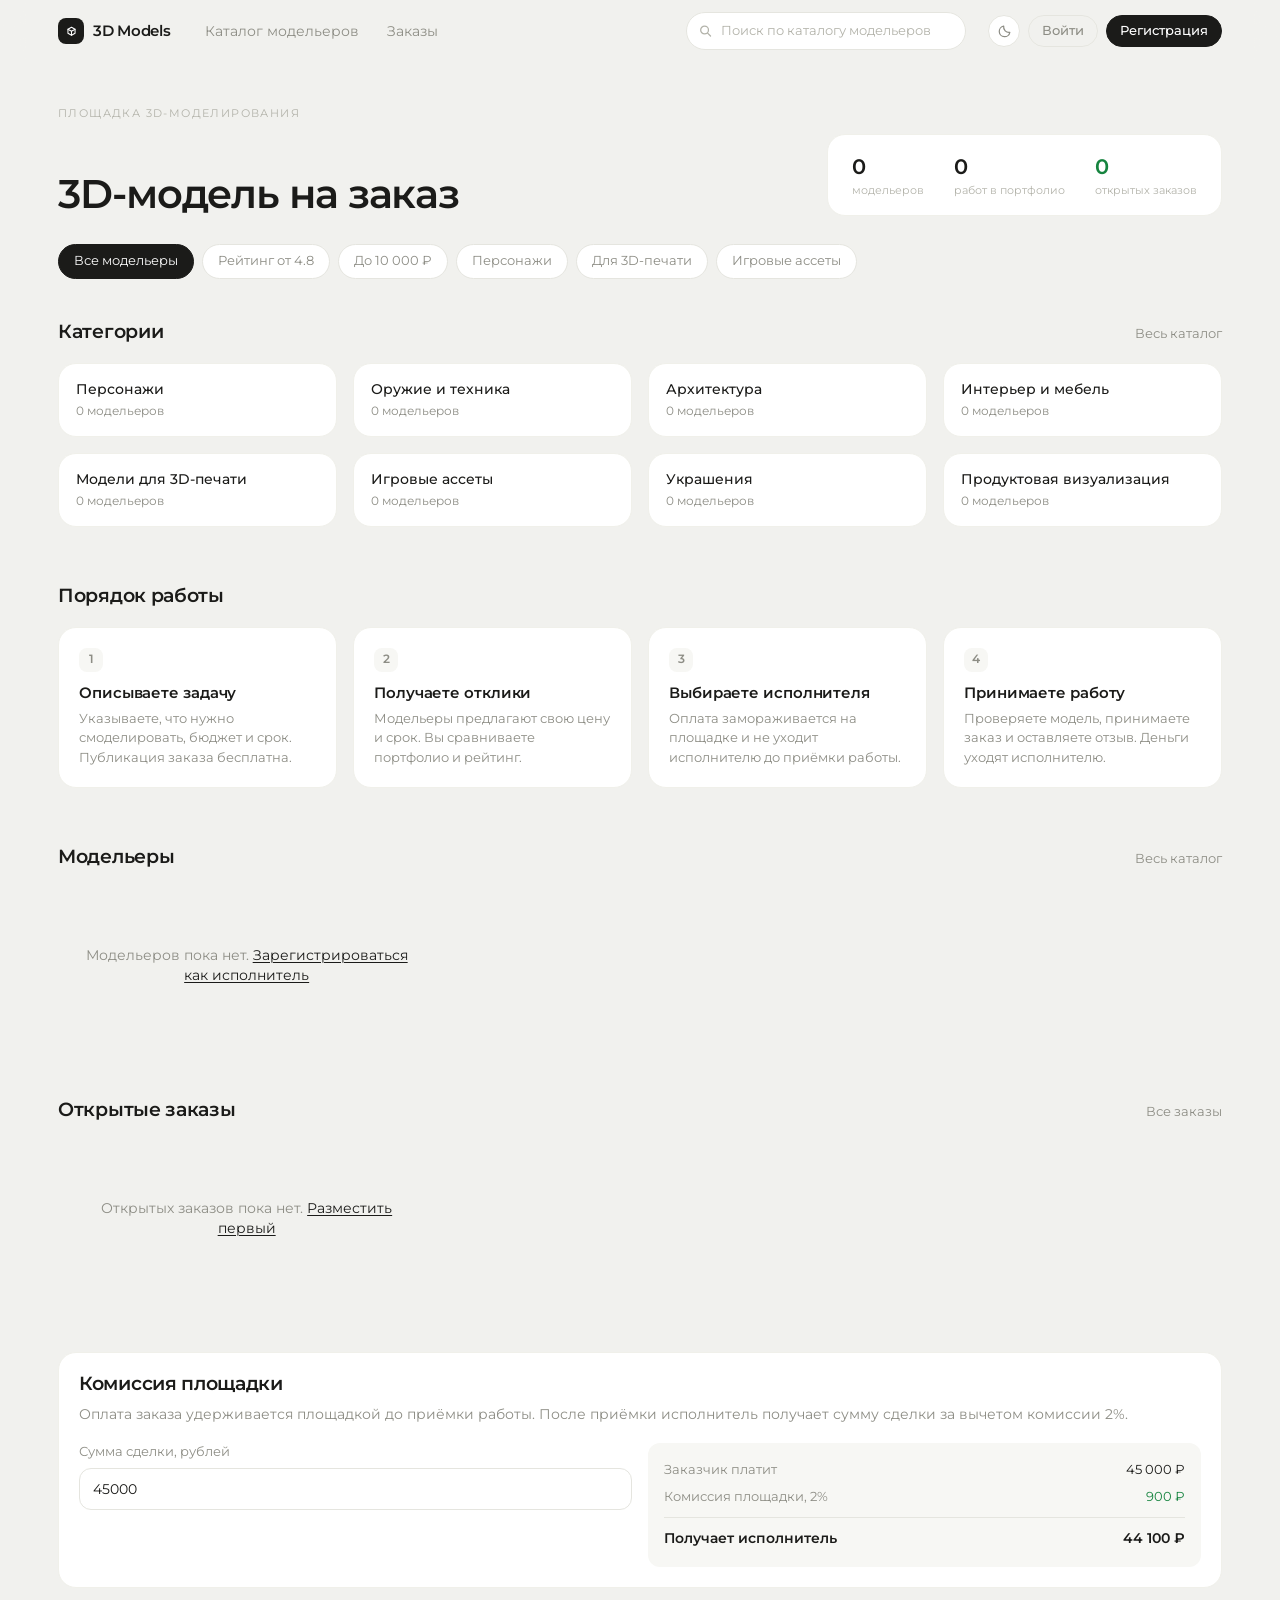
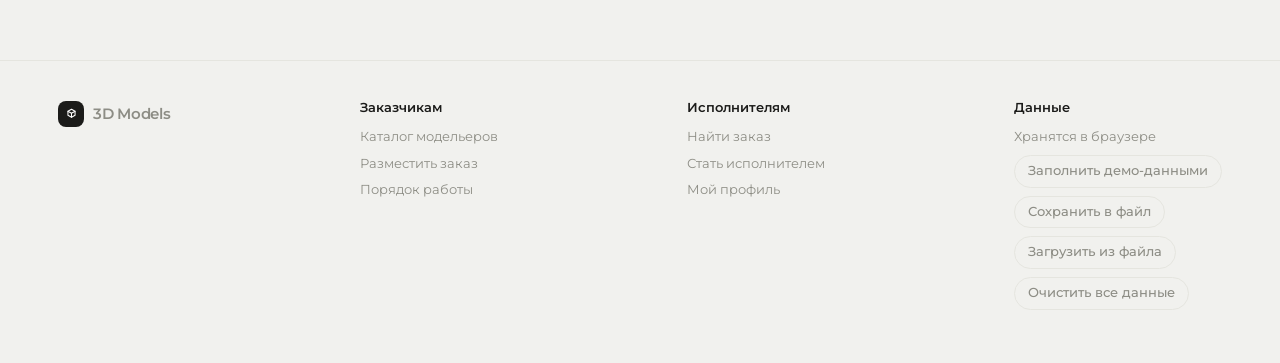
<file: index.html>
<!DOCTYPE html>
<html lang="ru">
<head>
  <meta charset="utf-8">
  <meta name="viewport" content="width=device-width, initial-scale=1">
  <title>3D Models — заказ 3D-моделей у фрилансеров</title>
  <meta name="description" content="Площадка для заказа 3D-моделей у фрилансеров. Каталог модельеров, размещение заказов, безопасная сделка.">
  <link rel="icon" type="image/svg+xml" href="assets/favicon.svg">
  <script>var savedTheme = localStorage.getItem('hub3d_theme'); if (savedTheme) document.documentElement.dataset.theme = savedTheme;</script>
  <link rel="stylesheet" href="https://fonts.googleapis.com/css2?family=Montserrat:wght@400;500;600;700&display=swap">
  <link rel="stylesheet" href="css/style.css">
</head>
<body>
<div id="header"></div>
<main>
  <section class="hero">
    <div class="container">
      <div class="eyebrow">Площадка 3D-моделирования</div>
      <div class="hero-top">
        <h1>3D-модель на заказ</h1>
        <div class="hero-stats" id="heroStats"></div>
      </div>
      <div class="pills">
        <a class="pill is-active" href="pages/catalog.html">Все модельеры</a>
        <a class="pill" href="pages/catalog.html?rating=4.8">Рейтинг от 4.8</a>
        <a class="pill" href="pages/catalog.html?price=10000">До 10 000 ₽</a>
        <a class="pill" href="pages/catalog.html?cat=c1">Персонажи</a>
        <a class="pill" href="pages/catalog.html?cat=c5">Для 3D-печати</a>
        <a class="pill" href="pages/catalog.html?cat=c6">Игровые ассеты</a>
      </div>
    </div>
  </section>
  <div class="container">
    <section class="section">
      <div class="section-head">
        <h2>Категории</h2>
        <a class="small muted" href="pages/catalog.html">Весь каталог</a>
      </div>
      <div class="grid grid-4" id="categories"></div>
    </section>
    <section class="section" id="how">
      <div class="section-head">
        <h2>Порядок работы</h2>
      </div>
      <div class="grid grid-4">
        <div class="card how-step">
          <div class="how-num">1</div>
          <h3>Описываете задачу</h3>
          <div class="muted small">Указываете, что нужно смоделировать, бюджет и срок. Публикация заказа бесплатна.</div>
        </div>
        <div class="card how-step">
          <div class="how-num">2</div>
          <h3>Получаете отклики</h3>
          <div class="muted small">Модельеры предлагают свою цену и срок. Вы сравниваете портфолио и рейтинг.</div>
        </div>
        <div class="card how-step">
          <div class="how-num">3</div>
          <h3>Выбираете исполнителя</h3>
          <div class="muted small">Оплата замораживается на площадке и не уходит исполнителю до приёмки работы.</div>
        </div>
        <div class="card how-step">
          <div class="how-num">4</div>
          <h3>Принимаете работу</h3>
          <div class="muted small">Проверяете модель, принимаете заказ и оставляете отзыв. Деньги уходят исполнителю.</div>
        </div>
      </div>
    </section>
    <section class="section">
      <div class="section-head">
        <h2>Модельеры</h2>
        <a class="small muted" href="pages/catalog.html">Весь каталог</a>
      </div>
      <div class="grid grid-3" id="topModelers"></div>
    </section>
    <section class="section">
      <div class="section-head">
        <h2>Открытые заказы</h2>
        <a class="small muted" href="pages/orders.html">Все заказы</a>
      </div>
      <div class="grid grid-3" id="openOrders"></div>
    </section>
    <section class="section">
      <div class="card">
        <h2>Комиссия площадки</h2>
        <p class="muted">
          Оплата заказа удерживается площадкой до приёмки работы. После приёмки
          исполнитель получает сумму сделки за вычетом комиссии <span id="commRate"></span>.
        </p>
        <div class="grid grid-2 mt-2">
          <div class="field mb-0"><label for="commTotal">Сумма сделки, рублей</label><input class="input" id="commTotal" type="number" value="45000" min="0" step="500"></div>
          <div class="money-box" id="commResult"></div>
        </div>
      </div>
    </section>
  </div>
</main>
<div id="footer"></div>
<script src="js/data.js"></script>
<script src="js/demo.js"></script>
<script src="js/common.js"></script>
<script src="js/pages/home.js"></script>
</body>
</html>
</file>
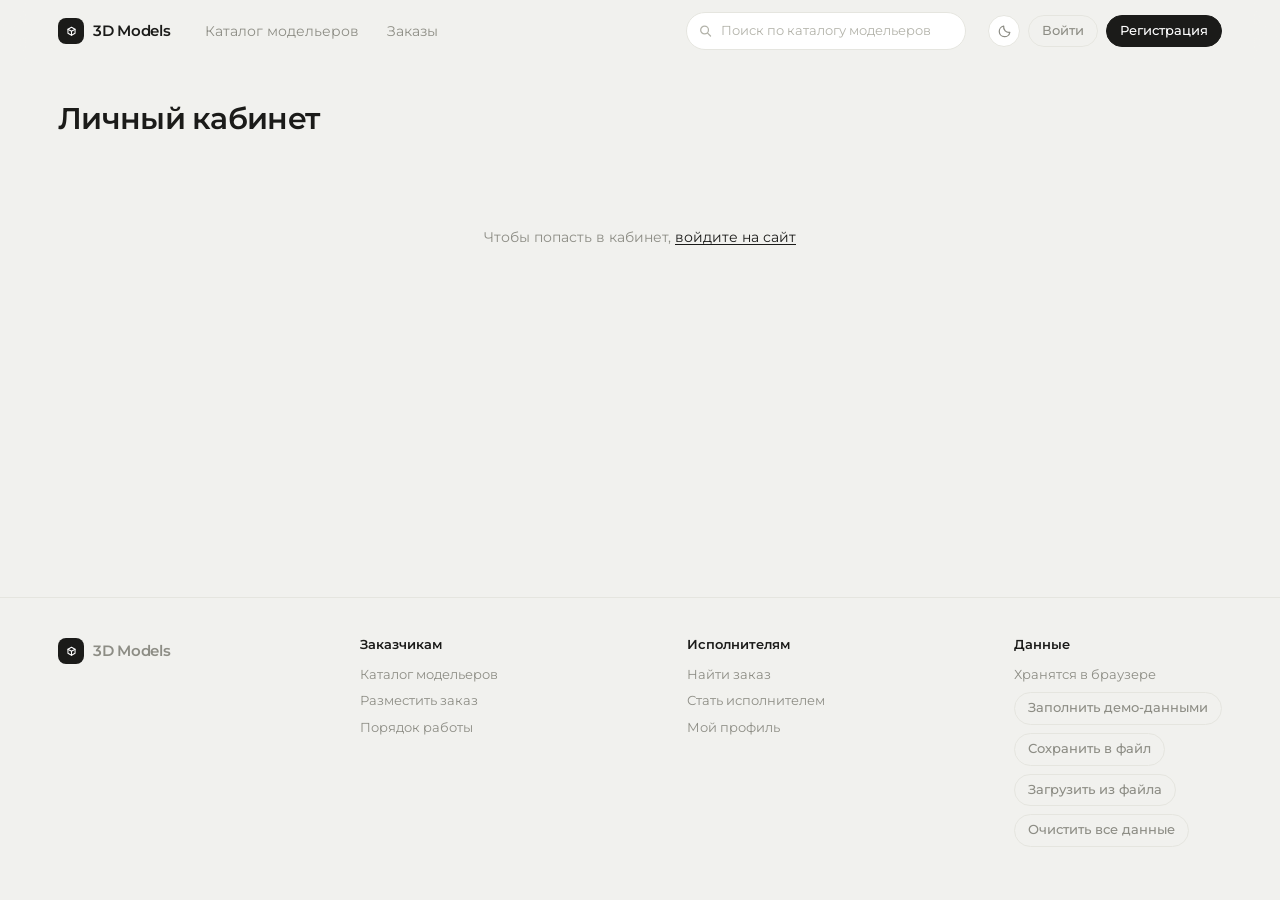
<file: pages/account.html>
<!DOCTYPE html>
<html lang="ru">
<head>
  <meta charset="utf-8">
  <meta name="viewport" content="width=device-width, initial-scale=1">
  <title>Личный кабинет — 3D Models</title>
  <meta name="description" content="Управление профилем, заказами и отзывами в личном кабинете 3D Models.">
  <meta name="robots" content="noindex">
  <link rel="icon" type="image/svg+xml" href="../assets/favicon.svg">
  <script>var savedTheme = localStorage.getItem('hub3d_theme'); if (savedTheme) document.documentElement.dataset.theme = savedTheme;</script>
  <link rel="stylesheet" href="https://fonts.googleapis.com/css2?family=Montserrat:wght@400;500;600;700&display=swap">
  <link rel="stylesheet" href="../css/style.css">
</head>
<body>
<div id="header"></div>
<main>
  <div class="container">
    <div id="accountPage"></div>
  </div>
</main>
<div id="footer"></div>
<script src="../js/data.js"></script>
<script src="../js/demo.js"></script>
<script src="../js/common.js"></script>
<script src="../js/pages/account.js"></script>
</body>
</html>
</file>
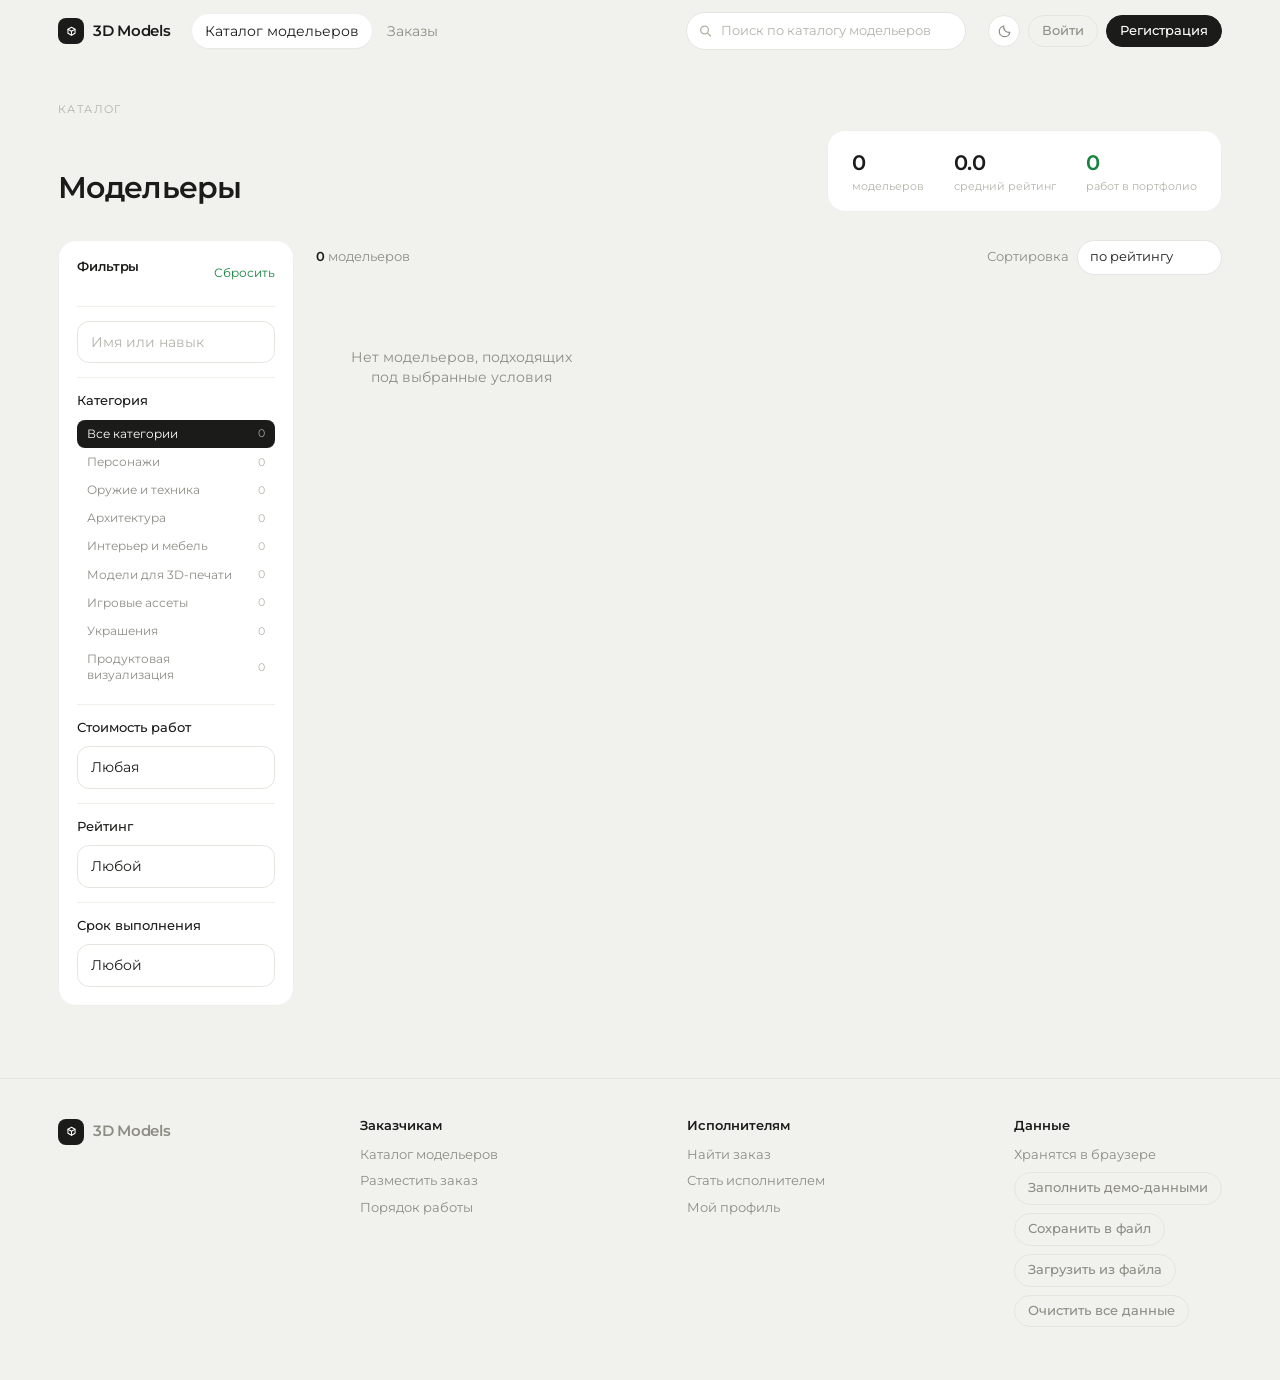
<file: pages/catalog.html>
<!DOCTYPE html>
<html lang="ru">
<head>
  <meta charset="utf-8">
  <meta name="viewport" content="width=device-width, initial-scale=1">
  <title>Каталог модельеров — 3D Models</title>
  <meta name="description" content="Каталог проверенных 3D-моделеров: персонажи, архитектура, игровые ассеты, модели для 3D-печати. Рейтинг, отзывы, портфолио.">
  <link rel="icon" type="image/svg+xml" href="../assets/favicon.svg">
  <script>var savedTheme = localStorage.getItem('hub3d_theme'); if (savedTheme) document.documentElement.dataset.theme = savedTheme;</script>
  <link rel="stylesheet" href="https://fonts.googleapis.com/css2?family=Montserrat:wght@400;500;600;700&display=swap">
  <link rel="stylesheet" href="../css/style.css">
</head>
<body>
<div id="header"></div>
<main>
  <div class="container">
    <div class="page-head">
      <div class="eyebrow">Каталог</div>
      <div class="hero-top">
        <h1>Модельеры</h1>
        <div class="hero-stats" id="catStats"></div>
      </div>
    </div>
    <div class="with-sidebar">
      <aside class="card filter-panel">
        <div class="row-between mb-2">
          <h3 class="mb-0">Фильтры</h3>
          <button class="btn-reset" id="fReset">Сбросить</button>
        </div>
        <div class="filter-group">
          <input class="input" id="fSearch" placeholder="Имя или навык">
        </div>
        <div class="filter-group">
          <div class="t">Категория</div>
          <ul class="cat-list" id="catList"></ul>
        </div>
        <div class="filter-group">
          <div class="t">Стоимость работ</div>
          <select class="select" id="fPrice">
            <option value="">Любая</option>
            <option value="5000">до 5 000 ₽</option>
            <option value="10000">до 10 000 ₽</option>
            <option value="15000">до 15 000 ₽</option>
            <option value="20000">до 20 000 ₽</option>
          </select>
        </div>
        <div class="filter-group">
          <div class="t">Рейтинг</div>
          <select class="select" id="fRating">
            <option value="">Любой</option>
            <option value="4">от 4.0</option>
            <option value="4.5">от 4.5</option>
            <option value="4.8">от 4.8</option>
          </select>
        </div>
        <div class="filter-group">
          <div class="t">Срок выполнения</div>
          <select class="select" id="fDays">
            <option value="">Любой</option>
            <option value="5">до 5 дней</option>
            <option value="7">до 7 дней</option>
            <option value="14">до 14 дней</option>
          </select>
        </div>
      </aside>
      <div>
        <div class="list-bar">
          <div class="count" id="foundCount"></div>
          <div class="sort-box">
            <span>Сортировка</span>
            <select class="select" id="fSort">
              <option value="rating">по рейтингу</option>
              <option value="orders">по числу заказов</option>
              <option value="price_asc">сначала дешевле</option>
              <option value="price_desc">сначала дороже</option>
            </select>
          </div>
        </div>
        <div class="grid grid-3" id="modelersList"></div>
      </div>
    </div>
  </div>
</main>
<div id="footer"></div>
<script src="../js/data.js"></script>
<script src="../js/demo.js"></script>
<script src="../js/common.js"></script>
<script src="../js/pages/catalog.js"></script>
</body>
</html>
</file>
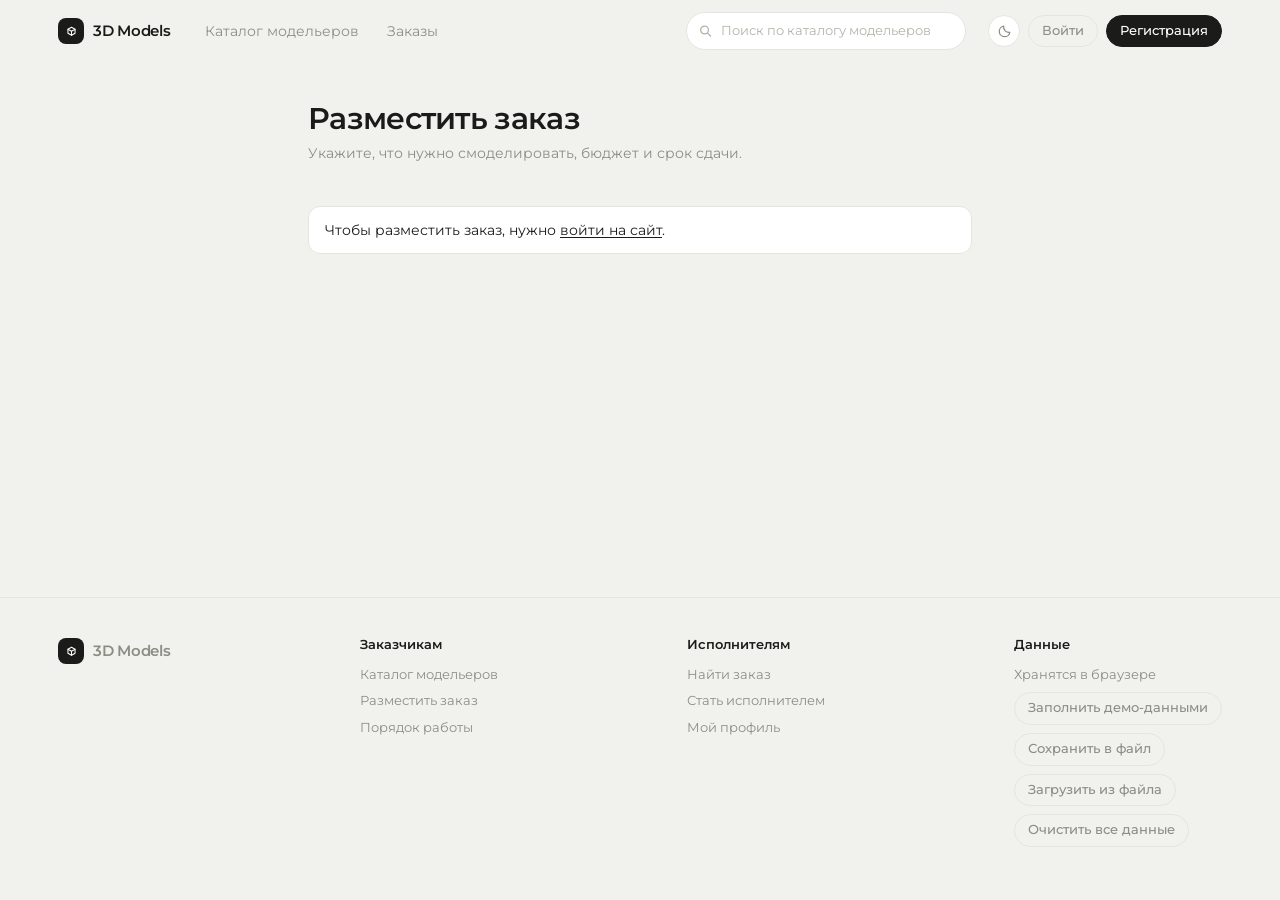
<file: pages/create-order.html>
<!DOCTYPE html>
<html lang="ru">
<head>
  <meta charset="utf-8">
  <meta name="viewport" content="width=device-width, initial-scale=1">
  <title>Новый заказ — 3D Models</title>
  <meta name="robots" content="noindex">
  <link rel="icon" type="image/svg+xml" href="../assets/favicon.svg">
  <script>var savedTheme = localStorage.getItem('hub3d_theme'); if (savedTheme) document.documentElement.dataset.theme = savedTheme;</script>
  <link rel="stylesheet" href="https://fonts.googleapis.com/css2?family=Montserrat:wght@400;500;600;700&display=swap">
  <link rel="stylesheet" href="../css/style.css">
</head>
<body>
<div id="header"></div>
<main>
  <div class="container" style="max-width:720px">
    <div class="page-head">
      <h1>Разместить заказ</h1>
      <p class="muted">Укажите, что нужно смоделировать, бюджет и срок сдачи.</p>
    </div>
    <div id="notice"></div>
    <form class="card" id="orderForm">
      <div class="field"><label for="fTitle">Название заказа</label><input class="input" id="fTitle" maxlength="90" placeholder="Например: комплект миниатюр для настольной игры"></div>
      <div class="field"><label for="fCategory">Категория</label><select class="select" id="fCategory"></select></div>
      <div class="field"><label for="fDescription">Описание задачи</label><textarea class="textarea" id="fDescription" placeholder="Что нужно смоделировать, в каком стиле, какие форматы файлов нужны, есть ли референсы"></textarea></div>
      <div class="grid grid-2">
        <div class="field"><label for="fBudget">Бюджет, рублей</label><input class="input" id="fBudget" type="number" min="500" step="500" placeholder="45000"></div>
        <div class="field"><label for="fDeadline">Срок сдачи</label><input class="input" id="fDeadline" type="date"></div>
      </div>
      <div id="invitedBox"></div>
      <div class="money-box mb-2" id="commissionPreview"></div>
      <div id="formError"></div>
      <button class="btn btn-primary btn-lg btn-block" type="submit">Опубликовать заказ</button>
    </form>
  </div>
</main>
<div id="footer"></div>
<script src="../js/data.js"></script>
<script src="../js/demo.js"></script>
<script src="../js/common.js"></script>
<script src="../js/pages/create-order.js"></script>
</body>
</html>
</file>
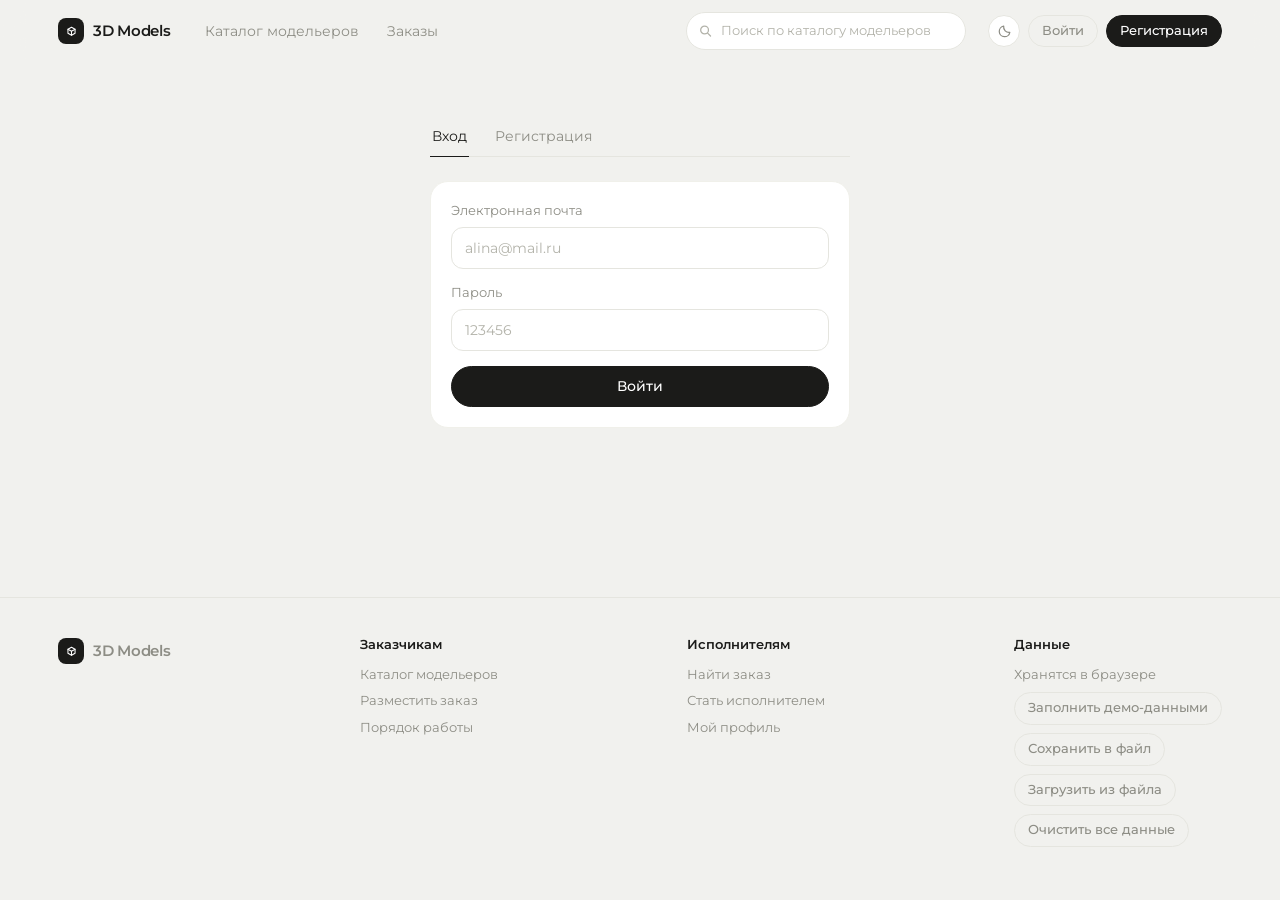
<file: pages/login.html>
<!DOCTYPE html>
<html lang="ru">
<head>
  <meta charset="utf-8">
  <meta name="viewport" content="width=device-width, initial-scale=1">
  <title>Вход и регистрация — 3D Models</title>
  <meta name="description" content="Войдите или зарегистрируйтесь на площадке 3D Models для размещения заказов и откликов.">
  <meta name="robots" content="noindex">
  <link rel="icon" type="image/svg+xml" href="../assets/favicon.svg">
  <script>var savedTheme = localStorage.getItem('hub3d_theme'); if (savedTheme) document.documentElement.dataset.theme = savedTheme;</script>
  <link rel="stylesheet" href="https://fonts.googleapis.com/css2?family=Montserrat:wght@400;500;600;700&display=swap">
  <link rel="stylesheet" href="../css/style.css">
</head>
<body>
<div id="header"></div>
<main>
  <div class="container">
    <div class="auth-wrap">
      <div class="tabs">
        <button class="tab is-active" data-tab="login">Вход</button>
        <button class="tab" data-tab="register">Регистрация</button>
      </div>
      <form class="card" id="loginForm">
        <div class="field"><label for="liEmail">Электронная почта</label><input class="input" id="liEmail" type="email" placeholder="alina@mail.ru"></div>
        <div class="field"><label for="liPassword">Пароль</label><input class="input" id="liPassword" type="password" placeholder="123456"></div>
        <div id="loginError"></div>
        <button class="btn btn-primary btn-block" type="submit">Войти</button>
      </form>
      <div id="quickLogin"></div>
      <form class="card" id="registerForm" hidden>
        <div class="field"><label for="rgName">Имя и фамилия</label><input class="input" id="rgName" placeholder="Иван Петров"></div>
        <div class="field"><label for="rgEmail">Электронная почта</label><input class="input" id="rgEmail" type="email" placeholder="ivan@mail.ru"></div>
        <div class="field"><label for="rgPassword">Пароль</label><input class="input" id="rgPassword" type="password" placeholder="не короче 4 символов"></div>
        <div class="field"><label for="rgCity">Город</label><input class="input" id="rgCity" placeholder="Казань"></div>
        <div class="field"><label>Кто вы на площадке</label><div class="row"><label class="btn btn-ghost" style="flex:1"><input type="radio" name="role" value="customer" checked> Заказчик</label><label class="btn btn-ghost" style="flex:1"><input type="radio" name="role" value="modeler"> Модельер</label></div>
        </div>
        <div id="modelerFields" hidden>
          <div class="field"><label for="rgCategory">Основная категория работ</label><select class="select" id="rgCategory"></select></div>
          <div class="field"><label for="rgPrice">Минимальная стоимость работы, рублей</label><input class="input" id="rgPrice" type="number" min="500" step="500" value="5000"></div>
        </div>
        <div id="registerError"></div>
        <button class="btn btn-primary btn-block" type="submit">Зарегистрироваться</button>
      </form>
    </div>
  </div>
</main>
<div id="footer"></div>
<script src="../js/data.js"></script>
<script src="../js/demo.js"></script>
<script src="../js/common.js"></script>
<script src="../js/pages/login.js"></script>
</body>
</html>
</file>
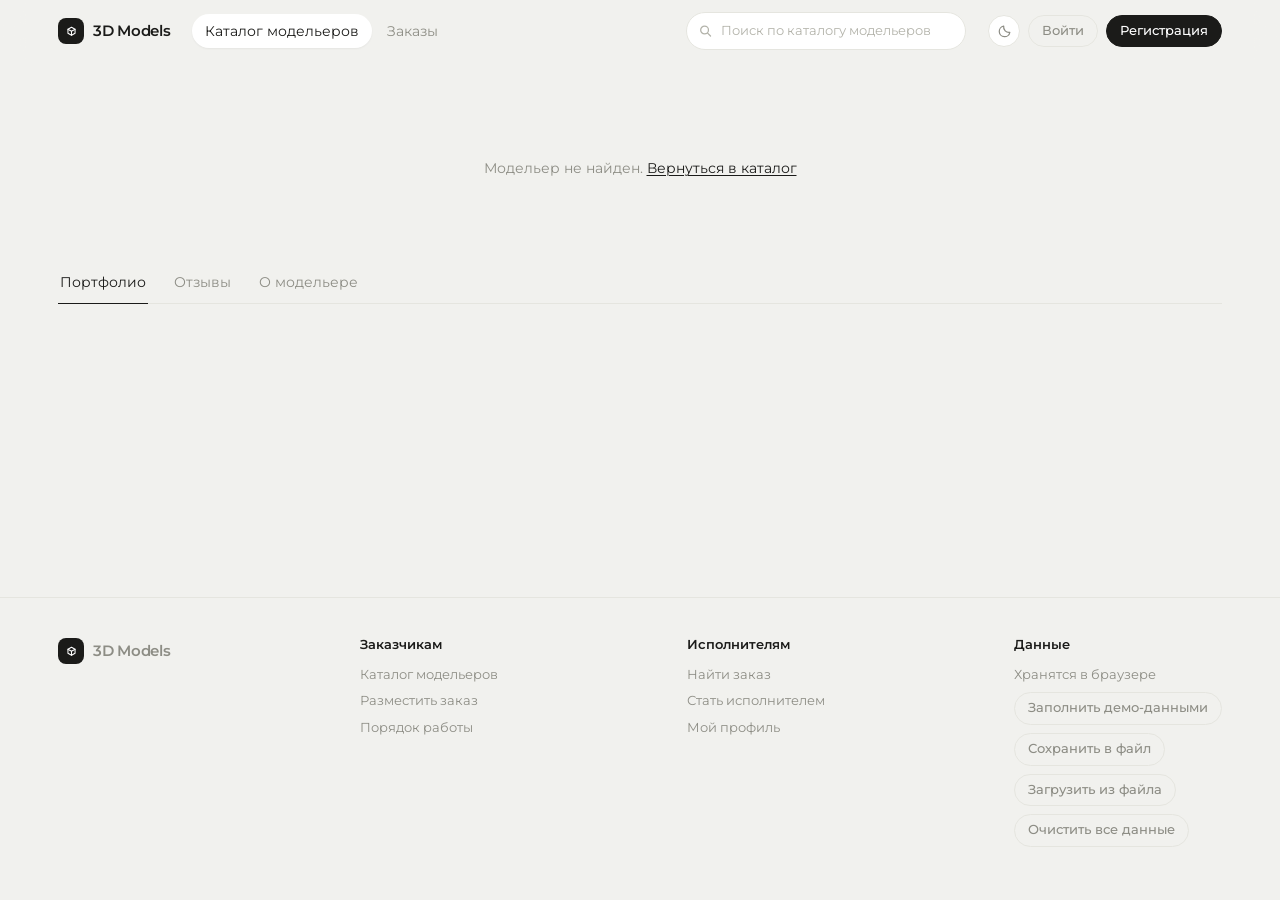
<file: pages/modeler.html>
<!DOCTYPE html>
<html lang="ru">
<head>
  <meta charset="utf-8">
  <meta name="viewport" content="width=device-width, initial-scale=1">
  <title>Профиль модельера — 3D Models</title>
  <meta name="description" content="Портфолио, отзывы и условия работы 3D-моделера. Закажите модель напрямую.">
  <link rel="icon" type="image/svg+xml" href="../assets/favicon.svg">
  <script>var savedTheme = localStorage.getItem('hub3d_theme'); if (savedTheme) document.documentElement.dataset.theme = savedTheme;</script>
  <link rel="stylesheet" href="https://fonts.googleapis.com/css2?family=Montserrat:wght@400;500;600;700&display=swap">
  <link rel="stylesheet" href="../css/style.css">
</head>
<body>
<div id="header"></div>
<main>
  <div class="container">
    <div class="page-head" id="profileHead"></div>
    <div class="tabs" id="profileTabs">
      <button class="tab is-active" data-tab="works">Портфолио</button>
      <button class="tab" data-tab="reviews">Отзывы</button>
      <button class="tab" data-tab="about">О модельере</button>
    </div>
    <div id="tabWorks"></div>
    <div id="tabReviews" hidden></div>
    <div id="tabAbout" hidden></div>
  </div>
</main>
<div id="footer"></div>
<script src="../js/data.js"></script>
<script src="../js/demo.js"></script>
<script src="../js/common.js"></script>
<script src="../js/pages/modeler.js"></script>
</body>
</html>
</file>
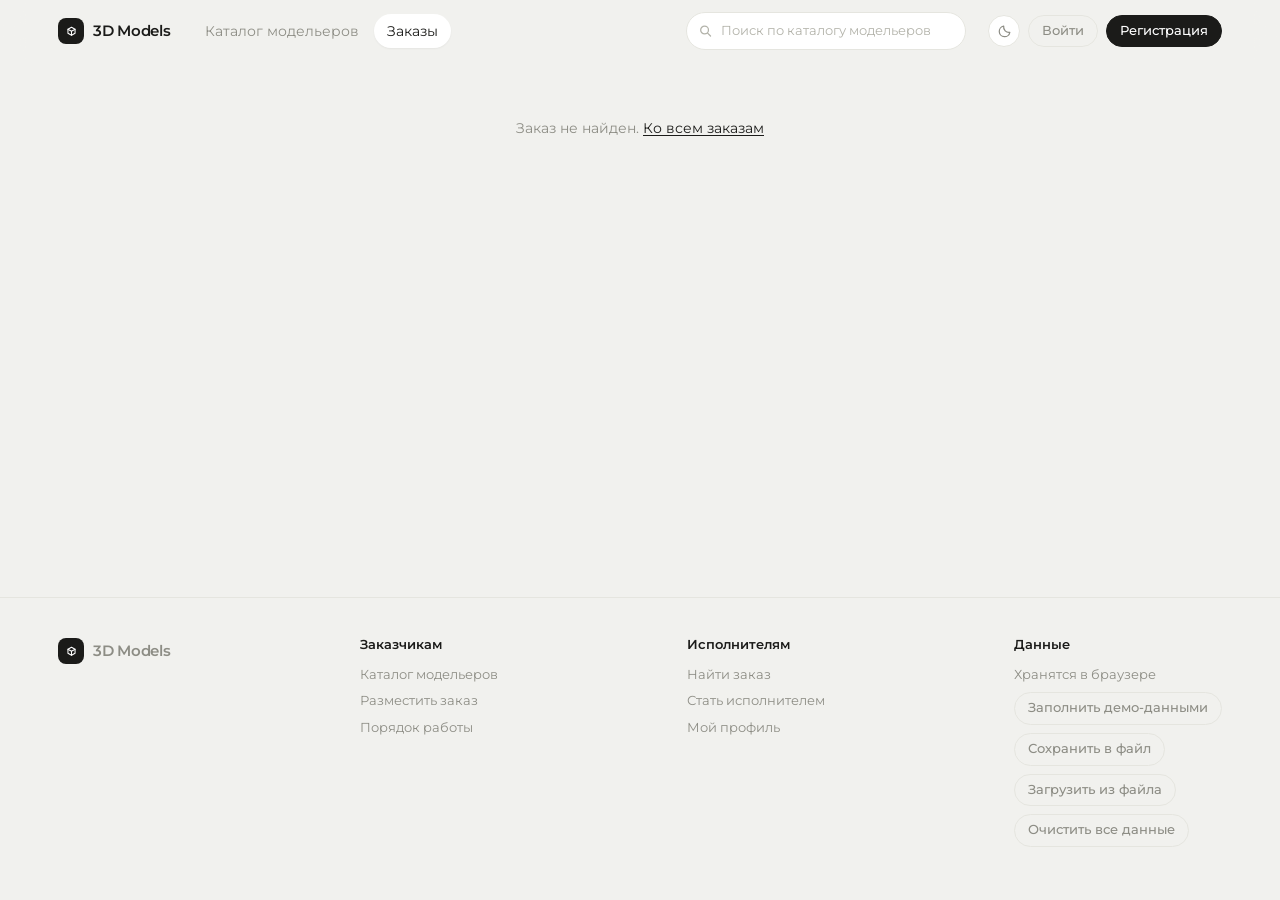
<file: pages/order.html>
<!DOCTYPE html>
<html lang="ru">
<head>
  <meta charset="utf-8">
  <meta name="viewport" content="width=device-width, initial-scale=1">
  <title>Заказ — 3D Models</title>
  <meta name="description" content="Разместите заказ на создание 3D-модели: укажите задачу, бюджет и срок.">
  <meta name="description" content="Подробности заказа на создание 3D-модели: описание, бюджет, отклики исполнителей.">
  <link rel="icon" type="image/svg+xml" href="../assets/favicon.svg">
  <script>var savedTheme = localStorage.getItem('hub3d_theme'); if (savedTheme) document.documentElement.dataset.theme = savedTheme;</script>
  <link rel="stylesheet" href="https://fonts.googleapis.com/css2?family=Montserrat:wght@400;500;600;700&display=swap">
  <link rel="stylesheet" href="../css/style.css">
</head>
<body>
<div id="header"></div>
<main>
  <div class="container">
    <div id="orderPage"></div>
  </div>
</main>
<div id="footer"></div>
<script src="../js/data.js"></script>
<script src="../js/demo.js"></script>
<script src="../js/common.js"></script>
<script src="../js/pages/order.js"></script>
</body>
</html>
</file>
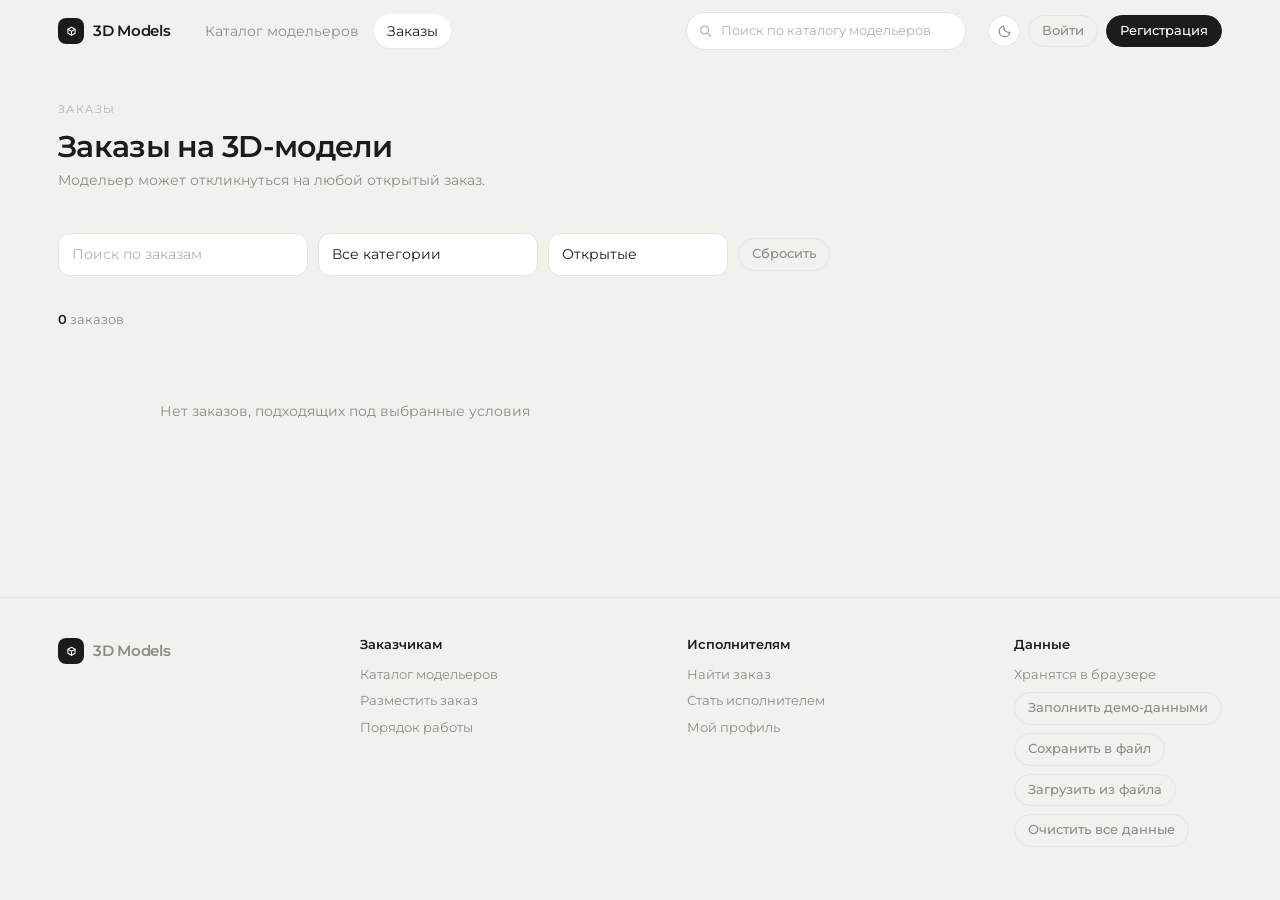
<file: pages/orders.html>
<!DOCTYPE html>
<html lang="ru">
<head>
  <meta charset="utf-8">
  <meta name="viewport" content="width=device-width, initial-scale=1">
  <title>Заказы — 3D Models</title>
  <meta name="description" content="Актуальные заказы на создание 3D-моделей. Откликайтесь на проекты, предлагайте цену и срок.">
  <link rel="icon" type="image/svg+xml" href="../assets/favicon.svg">
  <script>var savedTheme = localStorage.getItem('hub3d_theme'); if (savedTheme) document.documentElement.dataset.theme = savedTheme;</script>
  <link rel="stylesheet" href="https://fonts.googleapis.com/css2?family=Montserrat:wght@400;500;600;700&display=swap">
  <link rel="stylesheet" href="../css/style.css">
</head>
<body>
<div id="header"></div>
<main>
  <div class="container">
    <div class="page-head">
      <div class="eyebrow">Заказы</div>
      <h1>Заказы на 3D-модели</h1>
      <p class="muted">Модельер может откликнуться на любой открытый заказ.</p>
    </div>
    <div class="row row-wrap mb-3">
      <input class="input" id="oSearch" placeholder="Поиск по заказам" style="max-width:250px">
      <select class="select" id="oCategory" style="max-width:220px"></select>
      <select class="select" id="oStatus" style="max-width:180px">
        <option value="">Все статусы</option>
        <option value="open">Открытые</option>
        <option value="in_progress">В работе</option>
        <option value="review">На проверке</option>
        <option value="done">Завершённые</option>
        <option value="cancelled">Отменённые</option>
      </select>
      <button class="btn btn-ghost btn-sm" id="oReset">Сбросить</button>
    </div>
    <div class="list-bar">
      <div class="count" id="ordersCount"></div>
    </div>
    <div class="grid grid-2" id="ordersList"></div>
  </div>
</main>
<div id="footer"></div>
<script src="../js/data.js"></script>
<script src="../js/demo.js"></script>
<script src="../js/common.js"></script>
<script src="../js/pages/orders.js"></script>
</body>
</html>
</file>
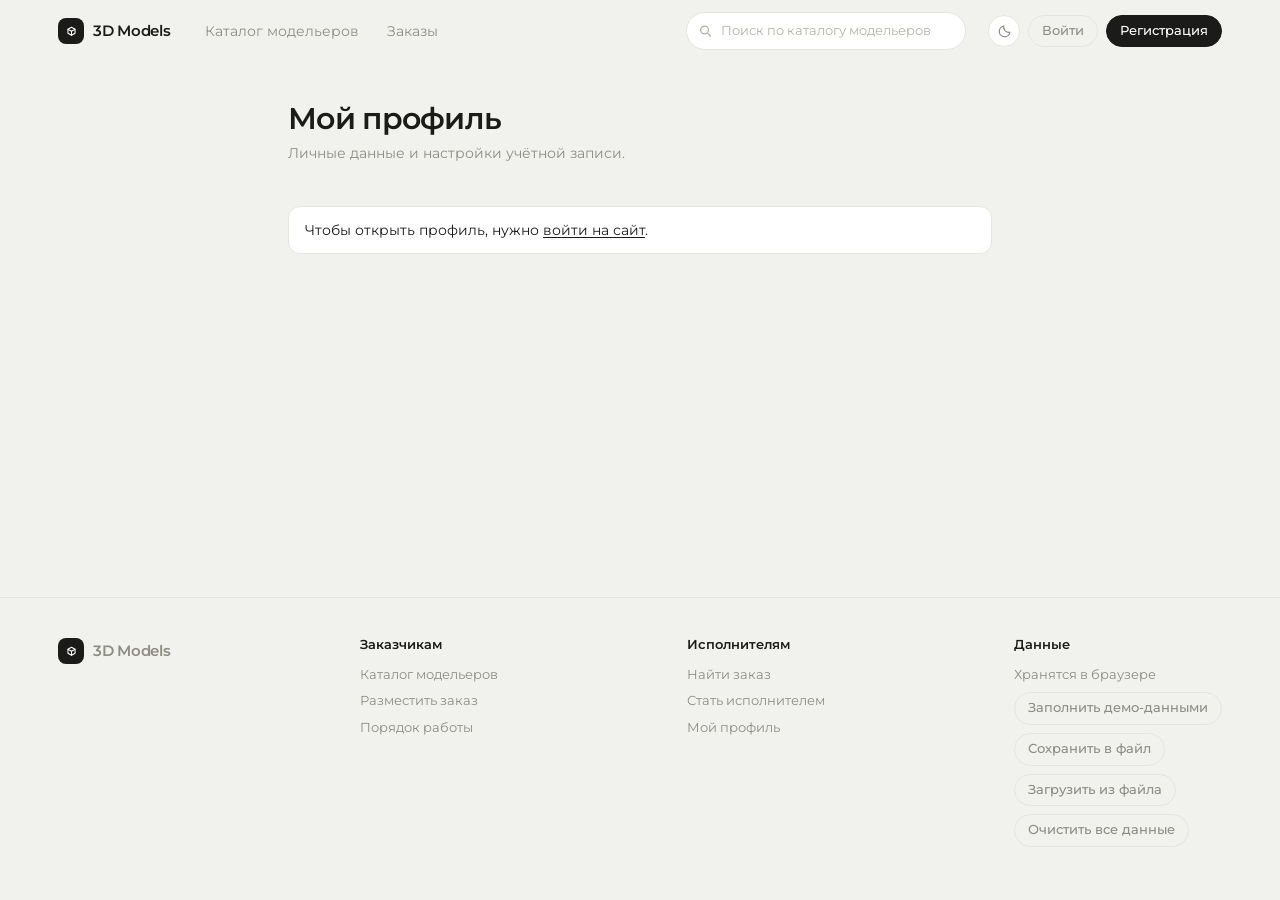
<file: pages/profile-edit.html>
<!DOCTYPE html>
<html lang="ru">
<head>
  <meta charset="utf-8">
  <meta name="viewport" content="width=device-width, initial-scale=1">
  <title>Мой профиль — 3D Models</title>
  <meta name="description" content="Изменение данных профиля, специализации и портфолио модельера.">
  <meta name="robots" content="noindex">
  <link rel="icon" type="image/svg+xml" href="../assets/favicon.svg">
  <script>var savedTheme = localStorage.getItem('hub3d_theme'); if (savedTheme) document.documentElement.dataset.theme = savedTheme;</script>
  <link rel="stylesheet" href="https://fonts.googleapis.com/css2?family=Montserrat:wght@400;500;600;700&display=swap">
  <link rel="stylesheet" href="../css/style.css">
</head>
<body>
<div id="header"></div>
<main>
  <div class="container" style="max-width:760px">
    <div class="page-head">
      <h1>Мой профиль</h1>
      <p class="muted" id="pageHint">Личные данные и настройки учётной записи.</p>
    </div>
    <div id="notice"></div>
    <div id="accountArea" hidden>
      <form class="card mb-3" id="accountForm">
        <h3>Личные данные</h3>
        <div class="grid grid-2">
          <div class="field"><label for="aName">Имя и фамилия</label><input class="input" id="aName" maxlength="60"></div>
          <div class="field"><label for="aCity">Город</label><input class="input" id="aCity" maxlength="40"></div>
        </div>
        <div class="grid grid-2">
          <div class="field"><label for="aOldPassword">Текущий пароль</label><input class="input" id="aOldPassword" type="password" placeholder="только для смены пароля"></div>
          <div class="field"><label for="aNewPassword">Новый пароль</label><input class="input" id="aNewPassword" type="password" placeholder="не короче 4 символов"></div>
        </div>
        <div id="accountError"></div>
        <button class="btn btn-primary" type="submit">Сохранить</button>
      </form>
    </div>
    <div id="modelerArea" hidden>
      <form class="card mb-3" id="profileForm">
        <h3>Профиль исполнителя</h3>
        <div class="field"><label for="pSpec">Специализация</label><input class="input" id="pSpec" maxlength="60" placeholder="Персонажи и цифровой скульпт"></div>
        <div class="grid grid-2">
          <div class="field"><label for="pCategory">Основная категория</label><select class="select" id="pCategory"></select></div>
          <div class="field"><label for="pDays">Средний срок выполнения, дней</label><input class="input" id="pDays" type="number" min="1" max="180"></div>
        </div>
        <div class="field"><label for="pPrice">Минимальная стоимость заказа, рублей</label><input class="input" id="pPrice" type="number" min="500" step="500"></div>
        <div class="field"><label for="pSkills">Навыки и инструменты, через запятую</label><input class="input" id="pSkills" placeholder="Blender, ZBrush, Ретопология"></div>
        <div class="field"><label for="pBio">О себе</label><textarea class="textarea" id="pBio" placeholder="Чем занимаетесь, что отдаёте заказчику"></textarea></div>
        <div id="profileError"></div>
        <button class="btn btn-primary" type="submit">Сохранить профиль</button>
      </form>
      <div class="card mb-3">
        <h3>Работы в портфолио</h3>
        <div id="worksList" class="grid grid-3"></div>
      </div>
      <form class="card" id="workForm">
        <h3 id="workFormTitle">Добавить работу</h3>
        <div class="field"><label for="wTitle">Название работы</label><input class="input" id="wTitle" maxlength="70" placeholder="Воин в пластинчатых доспехах"></div>
        <div class="grid grid-2">
          <div class="field"><label for="wCategory">Категория</label><select class="select" id="wCategory"></select></div>
          <div class="field"><label for="wPrice">Стоимость работы, рублей</label><input class="input" id="wPrice" type="number" min="500" step="500" placeholder="24000"></div>
        </div>
        <div id="workError"></div>
        <div class="row">
          <button class="btn btn-primary" type="submit" id="workSubmit">Добавить в портфолио</button>
          <button class="btn btn-ghost" type="button" id="workCancel" hidden>Отменить</button>
        </div>
      </form>
    </div>
  </div>
</main>
<div id="footer"></div>
<script src="../js/data.js"></script>
<script src="../js/demo.js"></script>
<script src="../js/common.js"></script>
<script src="../js/pages/profile-edit.js"></script>
</body>
</html>
</file>
<file: css/style.css>
:root { --bg: #f1f1ee; --surface: #ffffff; --surface-2: #f7f7f4; --surface-3: #ebebe6; --border: #e5e5df; --border-soft: #f0f0ea; --text: #1b1b19; --muted: #8d8d85; --muted-2: #b3b3aa; --green: #16843f; --green-soft: #e7f3ea; --amber: #b4802a; --amber-soft: #f8f0e0; --danger: #b4443c; --danger-soft: #f7e8e7; --radius: 18px; --radius-sm: 12px; --pill: 999px; --shadow-sm: 0 1px 2px rgba(28,28,25,.05); --shadow: 0 1px 2px rgba(28,28,25,.04), 0 10px 26px rgba(28,28,25,.05); --invert: #ffffff; --invert-soft: rgba(255,255,255,.6); --text-strong: #000000; --header-bg: rgba(241,241,238,.86); --hover: rgba(0,0,0,.04); --violet: #5b4fb0; --violet-soft: #eceaf7; --green-border: #cfe6d6; --green-border-2: #dcecdf; --danger-border: #ecd2d0; --container: 1220px; --font: 'Montserrat', -apple-system, BlinkMacSystemFont, 'Segoe UI', Roboto, Arial, sans-serif; }

*, *::before, *::after { box-sizing: border-box; }

html, body { margin: 0; padding: 0; }

body { background: var(--bg); color: var(--text); font-family: var(--font); font-size: 14px; line-height: 1.5; min-height: 100vh; display: flex; flex-direction: column; -webkit-font-smoothing: antialiased; }

main { flex: 1 0 auto; padding-bottom: 72px; }

a { color: inherit; text-decoration: none; }

h1, h2, h3, h4 { margin: 0 0 .5em; line-height: 1.15; font-weight: 600; }
h1 { font-size: 30px; letter-spacing: -.7px; }
h2 { font-size: 19px; letter-spacing: -.3px; }
h3 { font-size: 15px; letter-spacing: -.1px; }
h4 { font-size: 13px; }

p  { margin: 0 0 1em; }
ul { margin: 0; padding: 0; list-style: none; }
img { max-width: 100%; display: block; }

.muted   { color: var(--muted); }
.small   { font-size: 13px; }
.tiny    { font-size: 11.5px; }
.green   { color: var(--green); }
.accent  { color: var(--green); }
.danger  { color: var(--danger); }
.bold    { font-weight: 600; }
.center  { text-align: center; }
.nowrap  { white-space: nowrap; }

.eyebrow { font-size: 10.5px; letter-spacing: 1.4px; text-transform: uppercase; color: var(--muted-2); margin-bottom: 12px; }

.mt-0 { margin-top: 0; }  .mt-1 { margin-top: 8px; }  .mt-2 { margin-top: 18px; }  .mt-3 { margin-top: 34px; }
.mb-0 { margin-bottom: 0; } .mb-1 { margin-bottom: 8px; } .mb-2 { margin-bottom: 18px; } .mb-3 { margin-bottom: 34px; }

.container { width: 100%; max-width: var(--container); margin: 0 auto; padding: 0 28px; }

.site-header { position: sticky; top: 0; z-index: 50; background: var(--header-bg); backdrop-filter: blur(12px); }
.site-header .container { display: flex; align-items: center; gap: 22px; height: 62px; }

.brand { display: flex; align-items: center; gap: 9px; font-weight: 600; font-size: 15px; letter-spacing: -.3px; }
.brand-mark img { width: 15px; height: 15px; }
.brand-mark { width: 26px; height: 26px; border-radius: 8px; background: var(--text); color: var(--invert); display: grid; place-items: center; font-size: 12px; }

.nav-toggle { display: none; padding: 7px 14px; border: 1px solid var(--border); border-radius: var(--pill); background: var(--surface); color: var(--text); font: inherit; font-size: 13px; cursor: pointer; }

.nav { display: flex; align-items: center; gap: 2px; }
.nav a { padding: 7px 13px; border-radius: var(--pill); color: var(--muted); font-size: 13.5px; transition: .15s; }
.nav a:hover     { background: var(--hover); color: var(--text); }
.nav a.is-active { background: var(--surface); color: var(--text); box-shadow: var(--shadow-sm); }

.header-search { margin-left: auto; position: relative; width: 280px; }
.header-search input { width: 100%; padding: 8px 14px 8px 34px; border: 1px solid var(--border); border-radius: var(--pill); background: var(--surface); color: var(--text); font: inherit; font-size: 13px; }
.header-search input::placeholder { color: var(--muted-2); }
.header-search input:focus { outline: none; border-color: var(--muted-2); }
.header-search .ico img { width: 13px; height: 13px; display: block; }
.header-search .ico { position: absolute; left: 13px; top: 50%; transform: translateY(-50%); color: var(--muted-2); pointer-events: none; display: flex; }

.header-right { display: flex; align-items: center; gap: 8px; }

.user-chip { display: flex; align-items: center; gap: 8px; padding: 4px 12px 4px 4px; border: 1px solid var(--border); border-radius: var(--pill); background: var(--surface); font-size: 12.5px; line-height: 1.25; }
.user-chip:hover { border-color: var(--muted-2); }
.user-chip .role { color: var(--muted-2); font-size: 10.5px; }

.site-footer { border-top: 1px solid var(--border); padding: 40px 0 46px; color: var(--muted); font-size: 13px; }
.footer-cols { display: flex; flex-wrap: wrap; gap: 56px; justify-content: space-between; align-items: flex-start; }
.footer-cols h4 { color: var(--text); font-size: 12.5px; margin-bottom: 12px; }
.footer-cols li { margin-bottom: 7px; }
.footer-cols a:hover { color: var(--text); }

.grid { display: grid; gap: 16px; }
.grid-2 { grid-template-columns: repeat(2, 1fr); }
.grid-3 { grid-template-columns: repeat(3, 1fr); }
.grid-4 { grid-template-columns: repeat(4, 1fr); }

.row { display: flex; gap: 10px; align-items: center; }
.row-between { display: flex; gap: 12px; align-items: center; justify-content: space-between; }
.row-wrap { flex-wrap: wrap; }

.with-sidebar { display: grid; grid-template-columns: 236px 1fr; gap: 22px; align-items: start; }

.page-head { padding: 40px 0 28px; }
.page-head h1 { margin-bottom: 6px; }

.section { margin-bottom: 58px; }
.section:last-child { margin-bottom: 0; }
.section-head { display: flex; align-items: baseline; justify-content: space-between; gap: 16px; margin-bottom: 20px; }
.section-head h2 { margin-bottom: 0; }

@media (max-width: 980px) {
  .grid-3, .grid-4 { grid-template-columns: repeat(2, 1fr); }
  .with-sidebar { grid-template-columns: 1fr; }
  .header-search { display: none; }

  .nav-toggle { display: inline-flex; }

  .nav { display: none; position: absolute; top: 62px; left: 0; right: 0; flex-direction: column; align-items: stretch; gap: 2px; padding: 10px 22px 16px; background: var(--surface); border-bottom: 1px solid var(--border); }
  .nav.is-open { display: flex; }
  .nav a { padding: 10px 12px; font-size: 14px; }
}
@media (max-width: 600px) {
  .container { padding: 0 18px; }
  .grid-2, .grid-3, .grid-4 { grid-template-columns: 1fr; }

  .site-header .container { gap: 8px; }
  .brand { white-space: nowrap; font-size: 14px; }
  .brand-mark { width: 22px; height: 22px; }
  .header-right .btn-sm { padding: 6px 11px; font-size: 12px; }
  .header-right .new-order { display: none; }
  .user-chip { padding: 4px; }
  .user-chip > span:last-child { display: none; }
}

@media (max-width: 400px) {
  .header-right .btn-sm { padding: 6px 9px; font-size: 11.5px; }
  .site-header .container { gap: 6px; }
}

.btn { display: inline-flex; align-items: center; justify-content: center; gap: 7px; padding: 9px 17px; border: 1px solid var(--border); border-radius: var(--pill); background: var(--surface); color: var(--text); font: inherit; font-size: 13.5px; font-weight: 500; cursor: pointer; transition: .15s; white-space: nowrap; }
.btn:hover { border-color: var(--muted-2); }

.btn-primary { background: var(--text); border-color: var(--text); color: var(--invert); }
.btn-primary:hover { background: var(--text-strong); border-color: var(--text-strong); }

.btn-ghost { background: transparent; border-color: var(--border); color: var(--muted); }
.btn-ghost:hover { color: var(--text); border-color: var(--muted-2); }

.btn-sm { padding: 6px 13px; font-size: 12.5px; }
.btn-lg { padding: 12px 24px; font-size: 14px; }
.btn-block { width: 100%; }
.btn:disabled { opacity: .4; cursor: not-allowed; }

.pills { display: flex; flex-wrap: wrap; gap: 8px; }
.pill { padding: 7px 15px; border: 1px solid var(--border); border-radius: var(--pill); background: var(--surface); color: var(--muted); font: inherit; font-size: 12.5px; cursor: pointer; transition: .15s; }
.pill:hover { color: var(--text); border-color: var(--muted-2); }
.pill.is-active { background: var(--text); border-color: var(--text); color: var(--invert); }

.field { margin-bottom: 15px; }
.field label { display: block; margin-bottom: 6px; font-size: 12.5px; color: var(--muted); }

.input, .select, .textarea { width: 100%; padding: 10px 13px; background: var(--surface); border: 1px solid var(--border); border-radius: var(--radius-sm); color: var(--text); font: inherit; font-size: 13.5px; transition: .15s; }
.input::placeholder, .textarea::placeholder { color: var(--muted-2); }
.input:focus, .select:focus, .textarea:focus { outline: none; border-color: var(--muted-2); }
.textarea { min-height: 118px; resize: vertical; }
.select { appearance: none; cursor: pointer; padding-right: 30px; }

.hint { font-size: 12px; color: var(--muted-2); margin-top: 6px; }
.error-text { font-size: 12.5px; color: var(--danger); margin-top: 8px; margin-bottom: 10px; }

.card { background: var(--surface); border: 1px solid var(--border-soft); border-radius: var(--radius); padding: 20px; }
.card-tight { padding: 14px 16px; }
.card-hover { transition: .18s; }
.card-hover:hover { box-shadow: var(--shadow); border-color: var(--border); }

.avatar { border-radius: 50%; display: grid; place-items: center; font-weight: 600; color: #fff; flex-shrink: 0; width: 38px; height: 38px; font-size: 13px; letter-spacing: .2px; }
.avatar-sm { width: 28px; height: 28px; font-size: 11px; }
.avatar-lg { width: 76px; height: 76px; font-size: 25px; border-radius: 20px; }

.badge { display: inline-flex; align-items: center; gap: 4px; padding: 3px 9px; border-radius: var(--pill); font-size: 11px; font-weight: 500; background: var(--surface-3); color: var(--muted); white-space: nowrap; }
.badge-dark    { background: var(--text); color: var(--invert); }
.badge-success { background: var(--green-soft); color: var(--green); }
.badge-warning { background: var(--amber-soft); color: var(--amber); }
.badge-violet  { background: var(--violet-soft); color: var(--violet); }
.badge-danger  { background: var(--danger-soft); color: var(--danger); }

.chip { display: inline-block; padding: 4px 10px; border: 1px solid var(--border); border-radius: var(--pill); font-size: 11.5px; color: var(--muted); }

.stars { color: var(--amber); letter-spacing: .5px; font-size: 11px; }
.stars .off { color: var(--surface-3); }
.rating-row { display: flex; align-items: center; gap: 6px; font-size: 12.5px; }

.cover { aspect-ratio: 4 / 3; width: 100%; background-image: url(../assets/cube.svg); background-repeat: no-repeat; background-position: center; background-size: 92px; }

.modeler-card { padding: 0; overflow: hidden; display: flex; flex-direction: column; }
.modeler-card .body { padding: 13px 15px 15px; display: flex; flex-direction: column; gap: 9px; flex: 1; }
.modeler-card .line1 { display: flex; justify-content: space-between; align-items: center; gap: 8px; }
.modeler-card .brand-line { font-size: 11.5px; color: var(--muted-2); }
.modeler-card .name { font-weight: 500; font-size: 14px; letter-spacing: -.1px; }
.modeler-card .spec { font-size: 12px; color: var(--muted); }
.modeler-card .bottom { display: flex; justify-content: space-between; align-items: center; margin-top: auto; }

.price { font-weight: 600; font-size: 15px; letter-spacing: -.2px; }
.price small { color: var(--muted-2); font-weight: 400; font-size: 11.5px; }

.work-card { padding: 0; overflow: hidden; }
.work-body { padding: 13px 15px 15px; }
.work-body .t { font-weight: 500; font-size: 13.5px; margin-bottom: 4px; }

.order-card { display: flex; flex-direction: column; gap: 9px; }
.order-card .head { display: flex; justify-content: space-between; gap: 14px; align-items: flex-start; }
.order-card .title { font-weight: 500; font-size: 14.5px; letter-spacing: -.1px; }
.order-card .desc { color: var(--muted); font-size: 12.5px; display: -webkit-box; -webkit-line-clamp: 2; -webkit-box-orient: vertical; overflow: hidden; }
.order-card .meta { display: flex; flex-wrap: wrap; gap: 14px; align-items: center; border-top: 1px solid var(--border-soft); padding-top: 11px; font-size: 12px; color: var(--muted); }

.tabs { display: flex; gap: 4px; border-bottom: 1px solid var(--border); margin-bottom: 24px; }
.tab { padding: 10px 2px; margin-right: 20px; border: none; background: none; color: var(--muted); font: inherit; font-size: 13.5px; cursor: pointer; border-bottom: 1.5px solid transparent; margin-bottom: -1px; }
.tab:hover { color: var(--text); }
.tab.is-active { color: var(--text); border-bottom-color: var(--text); }

.stat { background: var(--surface); border: 1px solid var(--border-soft); border-radius: var(--radius-sm); padding: 14px 16px; }
.stat .v { font-size: 20px; font-weight: 600; letter-spacing: -.4px; }
.stat .k { font-size: 11.5px; color: var(--muted); }

.review { display: flex; gap: 12px; padding: 16px 0; border-bottom: 1px solid var(--border-soft); }
.review:first-child { padding-top: 0; }
.review:last-child { border-bottom: none; padding-bottom: 0; }

.alert { padding: 13px 16px; border-radius: var(--radius-sm); border: 1px solid var(--border); background: var(--surface); font-size: 13.5px; margin-bottom: 18px; }
.alert a { color: var(--text); text-decoration: underline; text-underline-offset: 2px; }
.alert-accent  { border-color: var(--border); background: var(--surface-2); }
.alert-success { border-color: var(--green-border); background: var(--green-soft); color: var(--green); }
.alert-danger  { border-color: var(--danger-border); background: var(--danger-soft); color: var(--danger); }

.empty { text-align: center; padding: 56px 20px; color: var(--muted); font-size: 13.5px; }
.empty a { color: var(--text); text-decoration: underline; text-underline-offset: 2px; }

.steps { display: flex; gap: 6px; }
.steps .step { flex: 1; text-align: center; padding: 8px 6px; font-size: 11.5px; background: var(--surface); border: 1px solid var(--border-soft); color: var(--muted-2); border-radius: var(--pill); }
.steps .step.done   { background: var(--green-soft); border-color: var(--green-border-2); color: var(--green); }
.steps .step.active { background: var(--text); border-color: var(--text); color: var(--invert); }

.hero { padding: 44px 0 42px; }
.hero .pills { margin-top: 28px; }
.hero-top { display: flex; align-items: flex-end; justify-content: space-between; gap: 40px; flex-wrap: wrap; }
.hero h1 { font-size: 40px; line-height: 1.1; letter-spacing: -1.1px; font-weight: 600; max-width: 520px; margin-bottom: 0; }
.hero-stats { display: flex; gap: 30px; background: var(--surface); border: 1px solid var(--border-soft); border-radius: var(--radius); padding: 16px 24px; }
.hero-stats .v { font-size: 21px; font-weight: 600; letter-spacing: -.6px; }
.hero-stats .v.green { color: var(--green); }
.hero-stats .k { font-size: 11px; color: var(--muted-2); }

.hero-search { display: flex; gap: 9px; max-width: 520px; margin-top: 26px; }

@media (max-width: 760px) {
  .hero h1 { font-size: 32px; letter-spacing: -.9px; }
  .hero-stats { padding: 14px 18px; gap: 22px; }
  .hero-search { flex-direction: column; }
}

.how-step { padding: 20px; }
.how-num { width: 24px; height: 24px; border-radius: 8px; background: var(--surface-2); color: var(--muted); display: grid; place-items: center; font-weight: 600; font-size: 11.5px; margin-bottom: 12px; }

.cat-card { display: flex; align-items: center; gap: 11px; padding: 15px 17px; }
.cat-card .n { font-weight: 500; font-size: 13.5px; }

.list-bar { display: flex; align-items: center; justify-content: space-between; gap: 14px; margin-bottom: 16px; }
.list-bar .count { font-size: 13px; color: var(--muted); }
.list-bar .count b { color: var(--text); font-weight: 600; }
.sort-box { display: flex; align-items: center; gap: 8px; font-size: 12.5px; color: var(--muted); }
.sort-box .select { width: auto; padding: 7px 12px; border-radius: var(--pill); font-size: 12.5px; }

.filter-panel { padding: 18px; position: sticky; top: 78px; }
.btn-reset { border: none; background: none; padding: 0; color: var(--green); font: inherit; font-size: 12px; cursor: pointer; }
.btn-reset:hover { text-decoration: underline; }
.filter-panel h3 { font-size: 13px; margin-bottom: 14px; }
.filter-group { border-top: 1px solid var(--border-soft); padding-top: 14px; margin-top: 14px; }
.filter-group:first-of-type { border-top: none; padding-top: 0; margin-top: 0; }
.filter-group .t { font-size: 12.5px; font-weight: 500; margin-bottom: 9px; display: flex; justify-content: space-between; align-items: center; }

.cat-list li { display: flex; justify-content: space-between; align-items: center; gap: 10px; padding: 6px 10px; border-radius: 8px; font-size: 12px; line-height: 1.35; color: var(--muted); cursor: pointer; }
.cat-list li:hover { background: var(--surface-2); color: var(--text); }
.cat-list li.is-active { background: var(--text); color: var(--invert); }
.cat-list li.is-active .n { color: var(--invert-soft); }
.cat-list .n { color: var(--muted-2); font-size: 11px; flex: none; }

.check { display: flex; align-items: center; gap: 9px; padding: 5px 0; font-size: 12.5px; color: var(--muted); cursor: pointer; }
.check input { accent-color: var(--text); width: 14px; height: 14px; }
.check:hover { color: var(--text); }

.profile-head { display: flex; gap: 22px; align-items: flex-start; flex-wrap: wrap; }
.profile-head .info { flex: 1; min-width: 260px; }
.profile-head h1 { font-size: 27px; margin-bottom: 6px; }
.profile-actions { display: flex; flex-direction: column; gap: 9px; min-width: 210px; }

.order-layout { display: grid; grid-template-columns: 1fr 310px; gap: 20px; align-items: start; }
@media (max-width: 900px) { .order-layout { grid-template-columns: 1fr; } }

.sidebar-sum { font-size: 25px; font-weight: 600; letter-spacing: -.5px; margin-bottom: 16px; }
.sidebar-people { margin-top: 16px; border-top: 1px solid var(--border); padding-top: 14px; }

.money-box { background: var(--surface-2); border-radius: var(--radius-sm); padding: 14px 16px; font-size: 12.5px; }
.money-line { display: flex; justify-content: space-between; padding: 4px 0; }
.money-line.total { border-top: 1px solid var(--border); margin-top: 6px; padding-top: 10px; font-weight: 600; font-size: 14px; }

.proposal { border: 1px solid var(--border-soft); border-radius: var(--radius-sm); padding: 15px; margin-bottom: 10px; }
.proposal:last-child { margin-bottom: 0; }
.proposal.is-accepted { border-color: var(--green-border); background: var(--green-soft); }

.auth-wrap { max-width: 420px; margin: 54px auto; }
.demo-user { display: flex; align-items: center; gap: 10px; width: 100%; padding: 8px 12px; margin-bottom: 7px; background: var(--surface-2); border: 1px solid transparent; border-radius: var(--radius-sm); color: var(--text); font: inherit; font-size: 12.5px; text-align: left; cursor: pointer; }
.demo-user:hover { border-color: var(--border); background: var(--surface); }

[data-theme="dark"] {
  --bg: #15161a; --surface: #1d1f24; --surface-2: #232529; --surface-3: #2b2e34;
  --border: #31343b; --border-soft: #282b31; --text: #eceef2; --muted: #9a9ea8; --muted-2: #6e7381;
  --green: #4ec27d; --green-soft: #1a2f22; --amber: #d8a852; --amber-soft: #302819;
  --danger: #e0736a; --danger-soft: #331f1e;
  --invert: #15161a; --invert-soft: rgba(21,22,26,.55); --text-strong: #ffffff;
  --header-bg: rgba(21,22,26,.86); --hover: rgba(255,255,255,.06);
  --violet: #b0a6f0; --violet-soft: #2a2740;
  --green-border: #2c4b35; --green-border-2: #2c4b35; --danger-border: #4a2b28;
  --shadow-sm: 0 1px 2px rgba(0,0,0,.4);
  --shadow: 0 1px 2px rgba(0,0,0,.3), 0 10px 26px rgba(0,0,0,.35);
}

.theme-btn { width: 32px; height: 32px; padding: 0; border: 1px solid var(--border); border-radius: var(--pill); background: var(--surface); color: var(--muted); cursor: pointer; display: grid; place-items: center; }
.theme-btn svg { width: 15px; height: 15px; display: block; }
.theme-btn:hover { color: var(--text); border-color: var(--muted-2); }

.toast { position: fixed; left: 50%; bottom: 26px; z-index: 200; transform: translate(-50%, 20px); padding: 12px 20px; border-radius: var(--pill); background: var(--text); color: var(--invert); font-size: 13px; box-shadow: var(--shadow); opacity: 0; pointer-events: none; transition: .22s; }
.toast.is-open { opacity: 1; transform: translate(-50%, 0); }

.modeler-card { position: relative; }
.fav-btn { position: absolute; top: 10px; right: 10px; z-index: 2; width: 30px; height: 30px; padding: 0; border: none; border-radius: 50%; background: rgba(255,255,255,.85); color: var(--muted-2); font-size: 14px; line-height: 1; cursor: pointer; transition: .15s; }
.fav-btn:hover { color: var(--danger); transform: scale(1.12); }
.fav-btn.is-on { color: var(--danger); }

.chat { display: flex; flex-direction: column; gap: 8px; max-height: 300px; overflow-y: auto; padding: 4px 2px; }
.msg { max-width: 78%; padding: 9px 13px; border-radius: var(--radius-sm); background: var(--surface-2); font-size: 13px; }
.msg .who { font-size: 11px; color: var(--muted-2); margin-bottom: 3px; }
.msg.is-mine { align-self: flex-end; background: var(--text); color: var(--invert); }
.msg.is-mine .who { color: var(--invert-soft); }
.chat-form { display: flex; gap: 8px; margin-top: 14px; }
</file>
